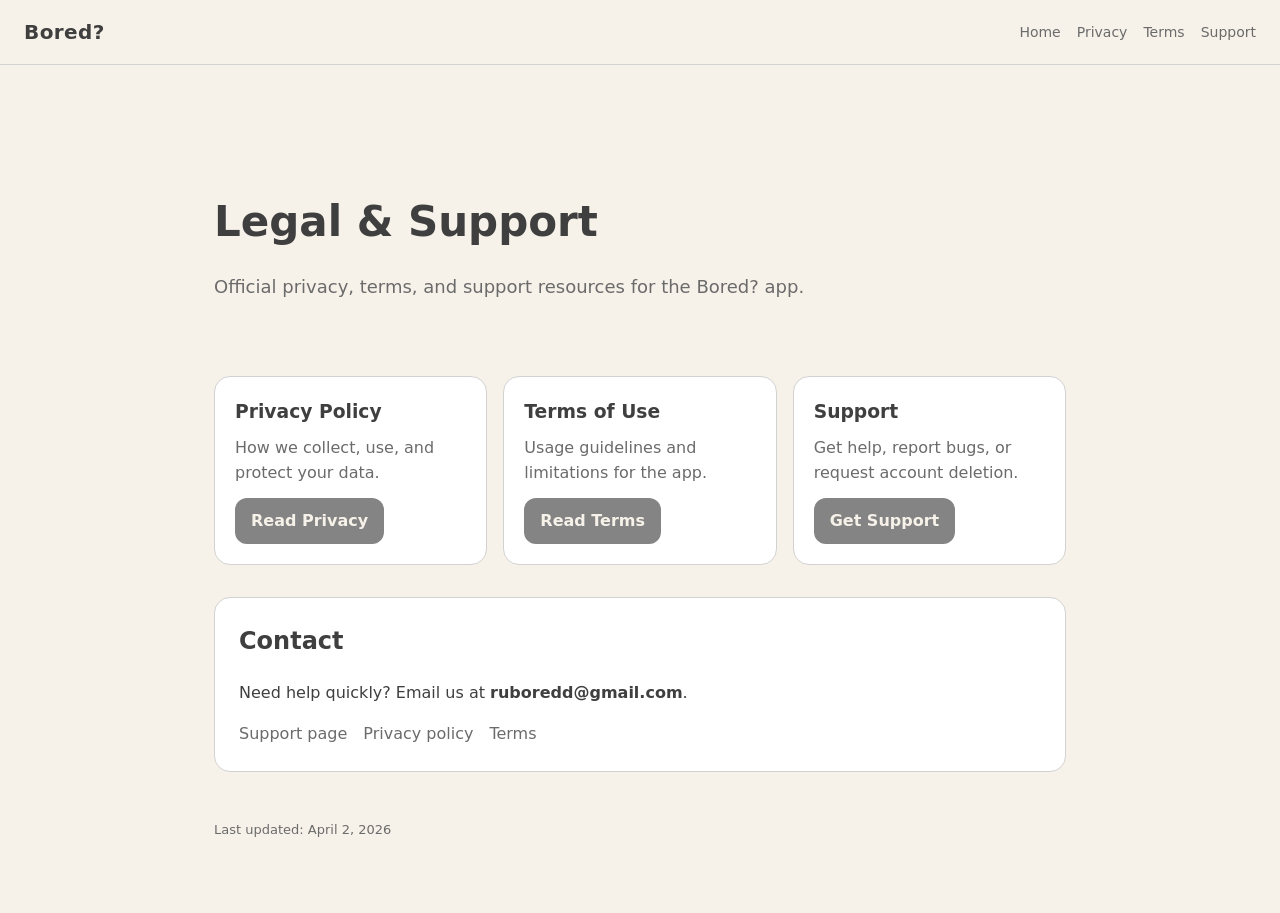
<file: index.html>
<!DOCTYPE html>
<html lang="en">
<head>
  <meta charset="UTF-8" />
  <meta name="viewport" content="width=device-width, initial-scale=1" />
  <title>Bored? Legal & Support</title>
  <link rel="stylesheet" href="styles.css" />
</head>
<body>
  <nav class="nav">
    <div class="logo">Bored?</div>
    <div class="nav-links">
      <a href="index.html">Home</a>
      <a href="privacy.html">Privacy</a>
      <a href="terms.html">Terms</a>
      <a href="support.html">Support</a>
    </div>
  </nav>

  <main class="container">
    <section class="hero">
      <h1>Legal & Support</h1>
      <p>Official privacy, terms, and support resources for the Bored? app.</p>
    </section>

    <section class="cards">
      <div class="card">
        <h3>Privacy Policy</h3>
        <p>How we collect, use, and protect your data.</p>
        <a class="btn" href="privacy.html">Read Privacy</a>
      </div>
      <div class="card">
        <h3>Terms of Use</h3>
        <p>Usage guidelines and limitations for the app.</p>
        <a class="btn" href="terms.html">Read Terms</a>
      </div>
      <div class="card">
        <h3>Support</h3>
        <p>Get help, report bugs, or request account deletion.</p>
        <a class="btn" href="support.html">Get Support</a>
      </div>
    </section>

    <section class="section">
      <h2>Contact</h2>
      <p>Need help quickly? Email us at <strong>ruboredd@gmail.com</strong>.</p>
      <div class="link-list">
        <a href="support.html">Support page</a>
        <a href="privacy.html">Privacy policy</a>
        <a href="terms.html">Terms</a>
      </div>
    </section>

    <div class="footer">Last updated: April 2, 2026</div>
  </main>
</body>
</html>
</file>
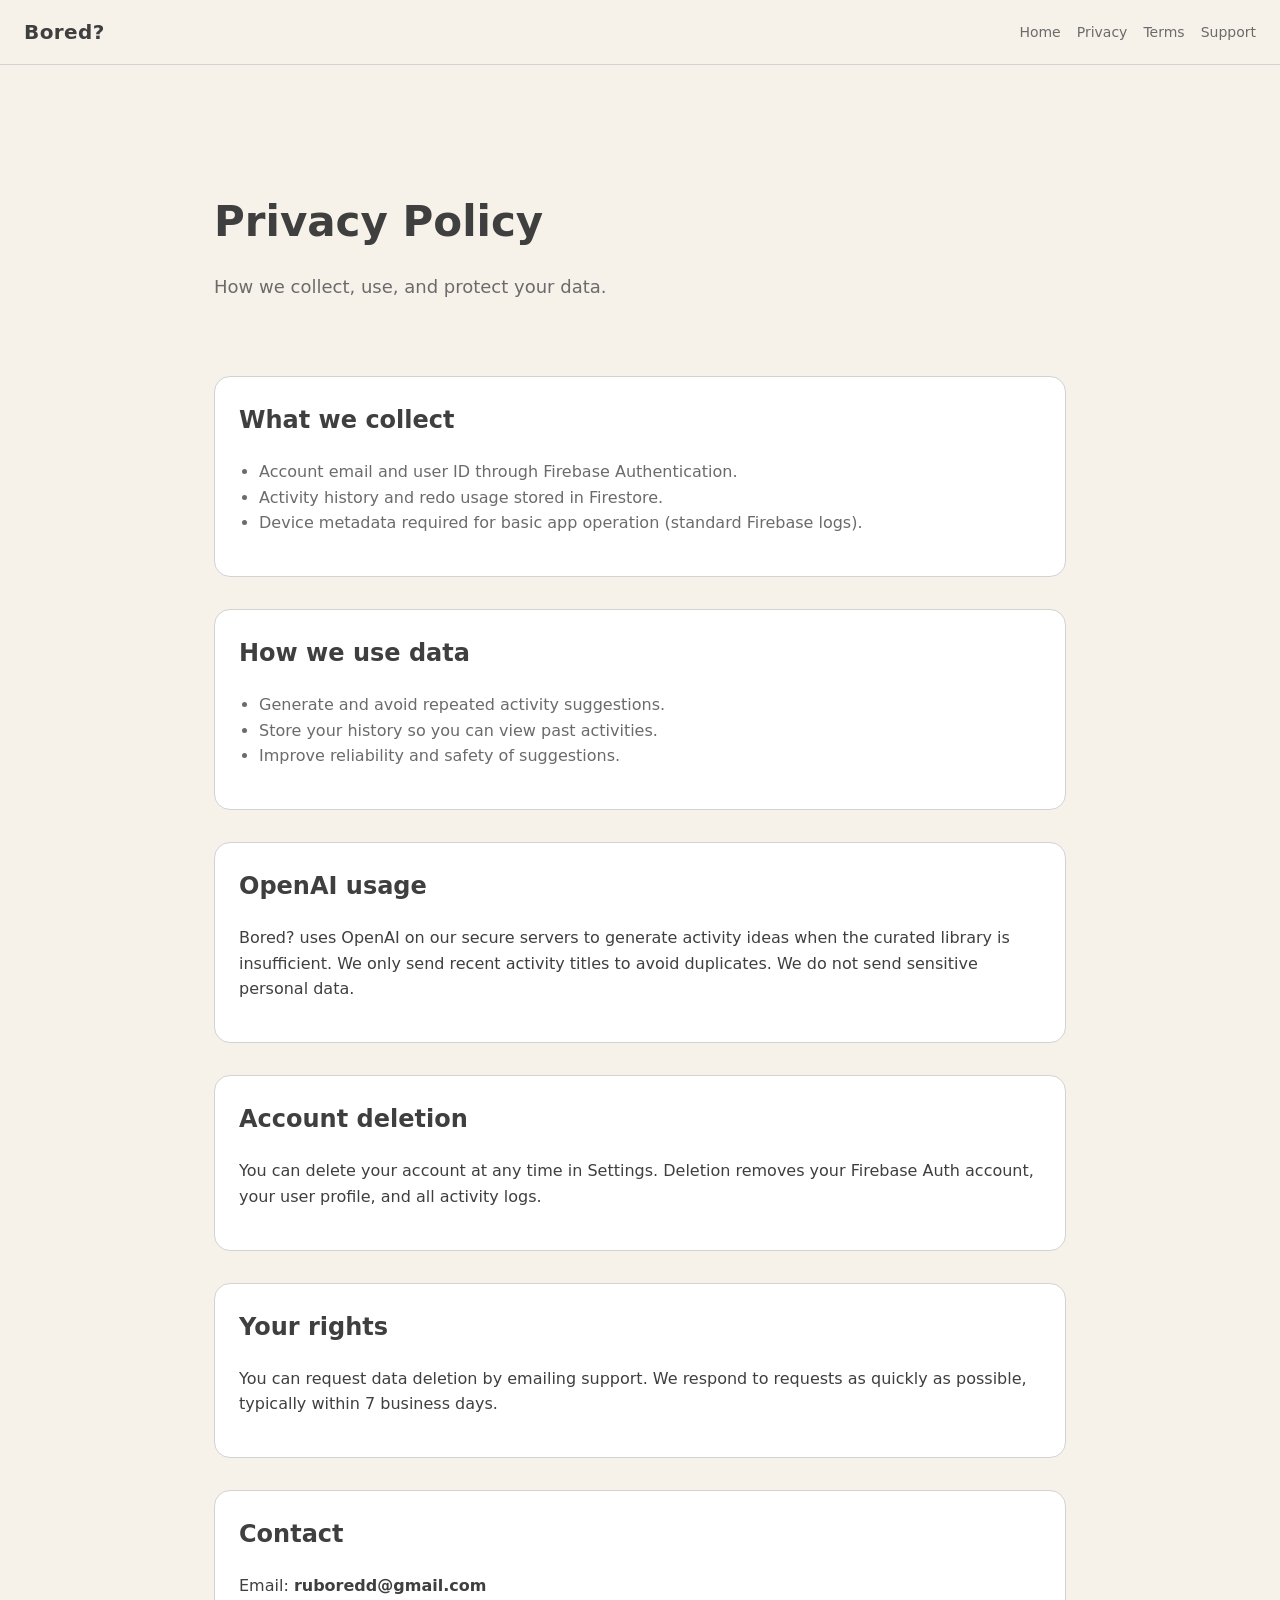
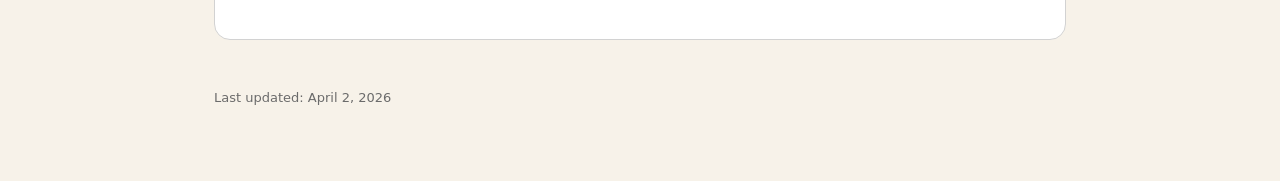
<file: privacy.html>
<!DOCTYPE html>
<html lang="en">
<head>
  <meta charset="UTF-8" />
  <meta name="viewport" content="width=device-width, initial-scale=1" />
  <title>Bored? Privacy Policy</title>
  <link rel="stylesheet" href="styles.css" />
</head>
<body>
  <nav class="nav">
    <div class="logo">Bored?</div>
    <div class="nav-links">
      <a href="index.html">Home</a>
      <a href="privacy.html">Privacy</a>
      <a href="terms.html">Terms</a>
      <a href="support.html">Support</a>
    </div>
  </nav>

  <main class="container">
    <section class="hero">
      <h1>Privacy Policy</h1>
      <p>How we collect, use, and protect your data.</p>
    </section>

    <section class="section">
      <h2>What we collect</h2>
      <ul>
        <li>Account email and user ID through Firebase Authentication.</li>
        <li>Activity history and redo usage stored in Firestore.</li>
        <li>Device metadata required for basic app operation (standard Firebase logs).</li>
      </ul>
    </section>

    <section class="section">
      <h2>How we use data</h2>
      <ul>
        <li>Generate and avoid repeated activity suggestions.</li>
        <li>Store your history so you can view past activities.</li>
        <li>Improve reliability and safety of suggestions.</li>
      </ul>
    </section>

    <section class="section">
      <h2>OpenAI usage</h2>
      <p>
        Bored? uses OpenAI on our secure servers to generate activity ideas when
        the curated library is insufficient. We only send recent activity titles
        to avoid duplicates. We do not send sensitive personal data.
      </p>
    </section>

    <section class="section">
      <h2>Account deletion</h2>
      <p>
        You can delete your account at any time in Settings. Deletion removes
        your Firebase Auth account, your user profile, and all activity logs.
      </p>
    </section>

    <section class="section">
      <h2>Your rights</h2>
      <p>
        You can request data deletion by emailing support. We respond to requests
        as quickly as possible, typically within 7 business days.
      </p>
    </section>

    <section class="section">
      <h2>Contact</h2>
      <p>Email: <strong>ruboredd@gmail.com</strong></p>
    </section>

    <div class="footer">Last updated: April 2, 2026</div>
  </main>
</body>
</html>
</file>
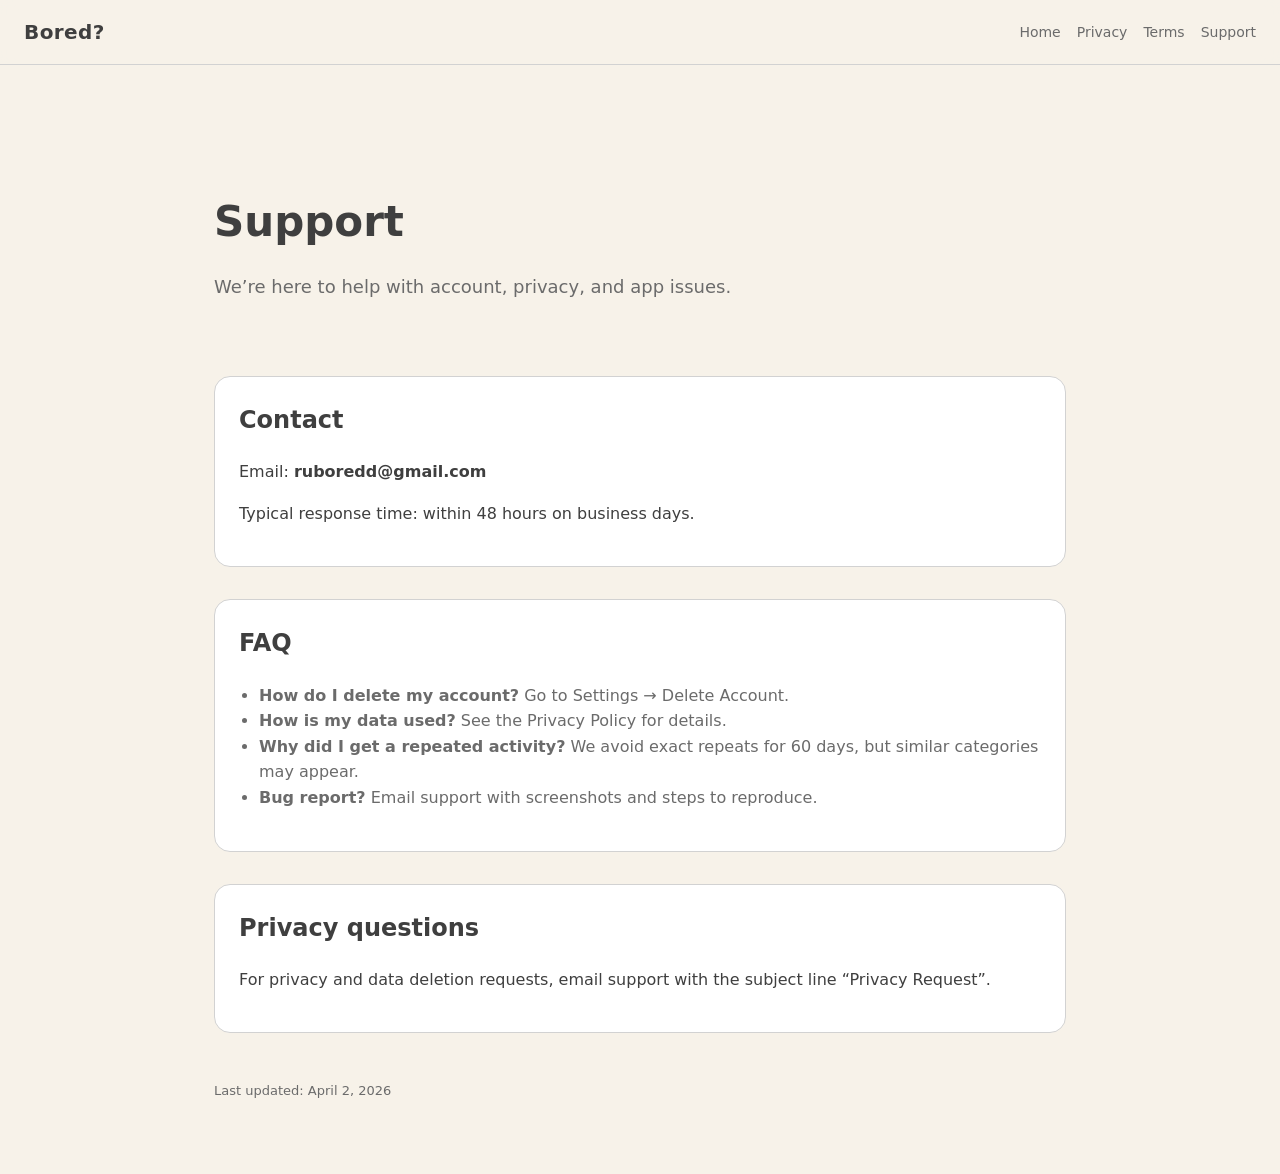
<file: support.html>
<!DOCTYPE html>
<html lang="en">
<head>
  <meta charset="UTF-8" />
  <meta name="viewport" content="width=device-width, initial-scale=1" />
  <title>Bored? Support</title>
  <link rel="stylesheet" href="styles.css" />
</head>
<body>
  <nav class="nav">
    <div class="logo">Bored?</div>
    <div class="nav-links">
      <a href="index.html">Home</a>
      <a href="privacy.html">Privacy</a>
      <a href="terms.html">Terms</a>
      <a href="support.html">Support</a>
    </div>
  </nav>

  <main class="container">
    <section class="hero">
      <h1>Support</h1>
      <p>We’re here to help with account, privacy, and app issues.</p>
    </section>

    <section class="section">
      <h2>Contact</h2>
      <p>Email: <strong>ruboredd@gmail.com</strong></p>
      <p>Typical response time: within 48 hours on business days.</p>
    </section>

    <section class="section">
      <h2>FAQ</h2>
      <ul>
        <li><strong>How do I delete my account?</strong> Go to Settings → Delete Account.</li>
        <li><strong>How is my data used?</strong> See the Privacy Policy for details.</li>
        <li><strong>Why did I get a repeated activity?</strong> We avoid exact repeats for 60 days, but similar categories may appear.</li>
        <li><strong>Bug report?</strong> Email support with screenshots and steps to reproduce.</li>
      </ul>
    </section>

    <section class="section">
      <h2>Privacy questions</h2>
      <p>
        For privacy and data deletion requests, email support with the subject
        line “Privacy Request”.
      </p>
    </section>

    <div class="footer">Last updated: April 2, 2026</div>
  </main>
</body>
</html>
</file>
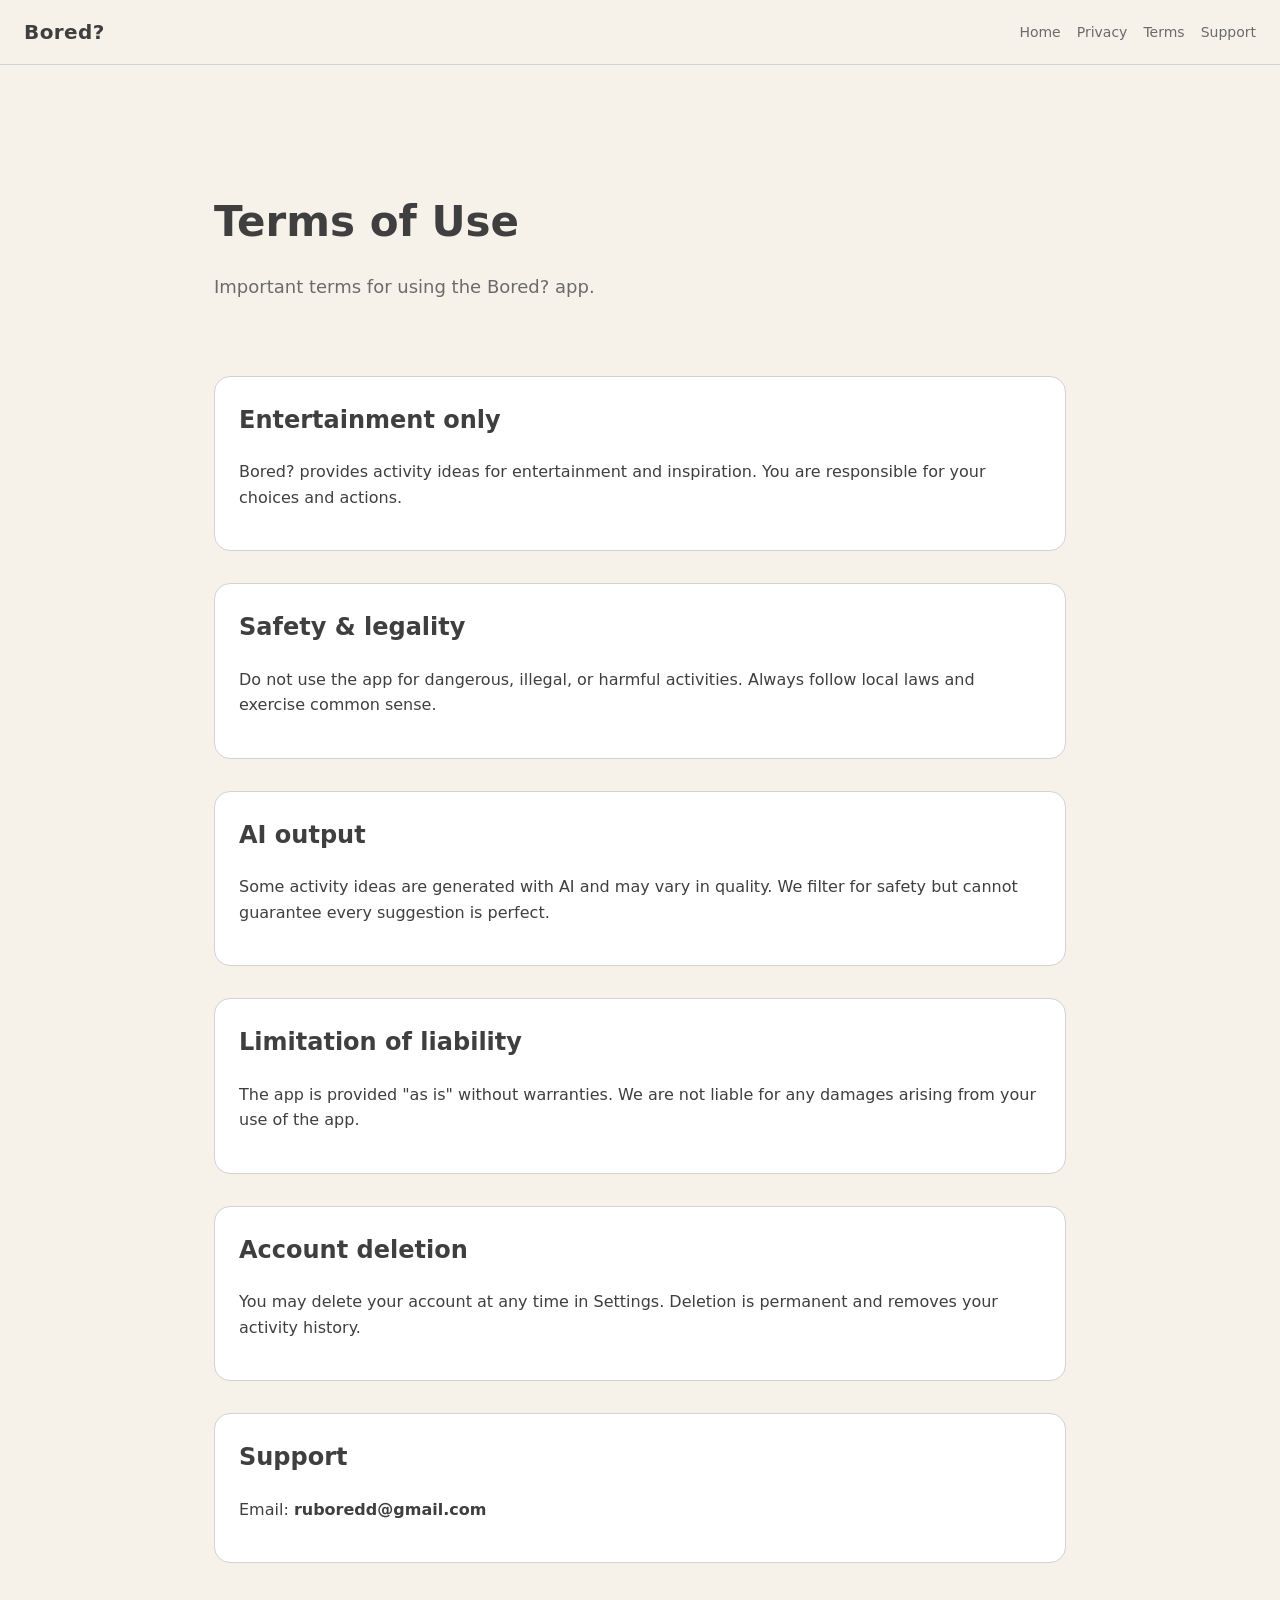
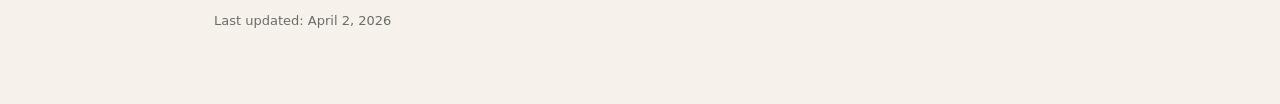
<file: terms.html>
<!DOCTYPE html>
<html lang="en">
<head>
  <meta charset="UTF-8" />
  <meta name="viewport" content="width=device-width, initial-scale=1" />
  <title>Bored? Terms of Use</title>
  <link rel="stylesheet" href="styles.css" />
</head>
<body>
  <nav class="nav">
    <div class="logo">Bored?</div>
    <div class="nav-links">
      <a href="index.html">Home</a>
      <a href="privacy.html">Privacy</a>
      <a href="terms.html">Terms</a>
      <a href="support.html">Support</a>
    </div>
  </nav>

  <main class="container">
    <section class="hero">
      <h1>Terms of Use</h1>
      <p>Important terms for using the Bored? app.</p>
    </section>

    <section class="section">
      <h2>Entertainment only</h2>
      <p>
        Bored? provides activity ideas for entertainment and inspiration. You are
        responsible for your choices and actions.
      </p>
    </section>

    <section class="section">
      <h2>Safety & legality</h2>
      <p>
        Do not use the app for dangerous, illegal, or harmful activities. Always
        follow local laws and exercise common sense.
      </p>
    </section>

    <section class="section">
      <h2>AI output</h2>
      <p>
        Some activity ideas are generated with AI and may vary in quality. We
        filter for safety but cannot guarantee every suggestion is perfect.
      </p>
    </section>

    <section class="section">
      <h2>Limitation of liability</h2>
      <p>
        The app is provided "as is" without warranties. We are not liable for
        any damages arising from your use of the app.
      </p>
    </section>

    <section class="section">
      <h2>Account deletion</h2>
      <p>
        You may delete your account at any time in Settings. Deletion is
        permanent and removes your activity history.
      </p>
    </section>

    <section class="section">
      <h2>Support</h2>
      <p>Email: <strong>ruboredd@gmail.com</strong></p>
    </section>

    <div class="footer">Last updated: April 2, 2026</div>
  </main>
</body>
</html>
</file>
<file: styles.css>
:root {
  color-scheme: light;
  --bg: #f7f2e9;
  --bg-alt: #d2d2d2;
  --card: #ffffff;
  --text: #3f3f3f;
  --muted: #6b6b6b;
  --accent: #848484;
  --border: #d2d2d2;
}

* {
  box-sizing: border-box;
}

body {
  margin: 0;
  font-family: "SF Pro Text", "SF Pro Display", -apple-system, system-ui, sans-serif;
  background: var(--bg);
  color: var(--text);
  line-height: 1.6;
}

.container {
  max-width: 900px;
  margin: 0 auto;
  padding: 48px 24px 72px;
}

.nav {
  display: flex;
  justify-content: space-between;
  align-items: center;
  padding: 16px 24px;
  background: rgba(247, 242, 233, 0.9);
  border-bottom: 1px solid var(--border);
  position: sticky;
  top: 0;
  backdrop-filter: blur(8px);
}

.logo {
  font-weight: 700;
  font-size: 20px;
  letter-spacing: 0.4px;
}

.nav-links {
  display: flex;
  gap: 16px;
  font-size: 14px;
}

.nav a {
  color: var(--muted);
  text-decoration: none;
}

.nav a:hover {
  color: var(--text);
}

.hero {
  padding: 40px 0 24px;
}

.hero h1 {
  font-size: 42px;
  margin-bottom: 12px;
}

.hero p {
  color: var(--muted);
  font-size: 18px;
}

.cards {
  display: grid;
  grid-template-columns: repeat(auto-fit, minmax(220px, 1fr));
  gap: 16px;
  margin-top: 32px;
}

.card {
  background: var(--card);
  border: 1px solid var(--border);
  border-radius: 16px;
  padding: 20px;
}

.card h3 {
  margin-top: 0;
  margin-bottom: 8px;
}

.card p {
  color: var(--muted);
  margin: 0 0 12px;
}

.btn {
  display: inline-block;
  padding: 10px 16px;
  border-radius: 12px;
  background: var(--accent);
  color: #f7f2e9;
  font-weight: 600;
  text-decoration: none;
}

.section {
  margin-top: 32px;
  padding: 24px;
  background: #ffffff;
  border-radius: 16px;
  border: 1px solid var(--border);
}

.section h2 {
  margin-top: 0;
}

.section ul {
  padding-left: 20px;
  color: var(--muted);
}

.footer {
  margin-top: 48px;
  font-size: 13px;
  color: var(--muted);
}

.link-list {
  display: flex;
  gap: 16px;
  margin-top: 12px;
}

.link-list a {
  color: var(--muted);
  text-decoration: none;
}

@media (max-width: 600px) {
  .hero h1 {
    font-size: 32px;
  }
  .nav {
    flex-direction: column;
    gap: 8px;
  }
}
</file>
